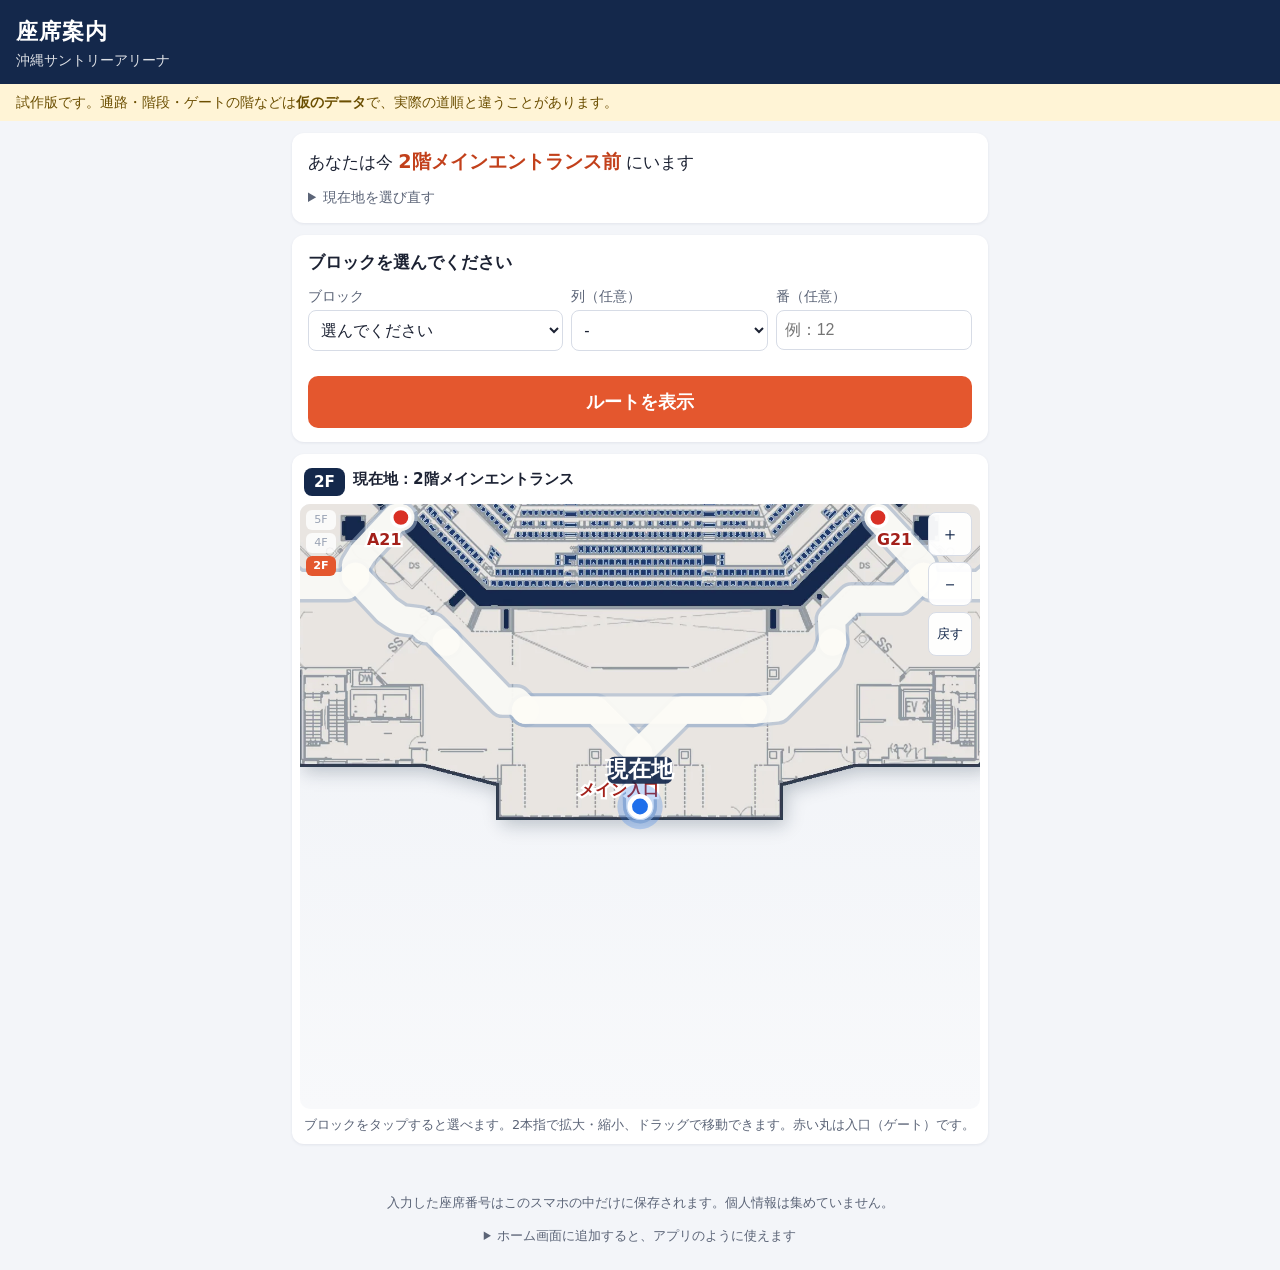
<file: index.html>
<!doctype html>
<html lang="ja">
<head>
  <meta charset="utf-8">
  <meta name="viewport" content="width=device-width, initial-scale=1, viewport-fit=cover">
  <meta name="theme-color" content="#14284b">
  <title>座席案内 | 沖縄サントリーアリーナ</title>
  <link rel="manifest" href="manifest.webmanifest">
  <link rel="icon" href="assets/icon-192.png">
  <link rel="apple-touch-icon" href="assets/icon-192.png">
  <meta name="apple-mobile-web-app-capable" content="yes">
  <meta name="apple-mobile-web-app-title" content="座席案内">
  <link rel="stylesheet" href="style.css">
</head>
<body>
  <header class="site-header">
    <h1>座席案内</h1>
    <p class="venue">沖縄サントリーアリーナ</p>
  </header>

  <p class="trial-banner" role="note">
    試作版です。通路・階段・ゲートの階などは<strong>仮のデータ</strong>で、実際の道順と違うことがあります。
  </p>

  <main>
    <section class="card" aria-labelledby="here-title">
      <h2 id="here-title" class="visually-hidden">現在地</h2>
      <p id="here-text" class="here-text"></p>
      <details id="here-picker" class="here-picker">
        <summary>現在地を選び直す</summary>
        <label for="from-select">今いる場所</label>
        <select id="from-select"></select>
      </details>
    </section>

    <section class="card" aria-labelledby="seat-title">
      <h2 id="seat-title">ブロックを選んでください</h2>
      <form id="seat-form" novalidate>
        <div class="fields">
          <div class="field">
            <label for="block-select">ブロック</label>
            <select id="block-select" required></select>
          </div>
          <div class="field" id="row-field">
            <label for="row-select">列（任意）</label>
            <select id="row-select"></select>
          </div>
          <div class="field">
            <label for="seat-input">番（任意）</label>
            <input id="seat-input" type="number" inputmode="numeric" min="1" placeholder="例：12">
          </div>
        </div>
        <p id="form-error" class="form-error" role="alert"></p>
        <button type="submit" class="primary">ルートを表示</button>
      </form>
    </section>

    <section class="card map-card" id="axo-card" aria-label="平面図">
      <div class="axo-head">
        <span id="axo-floor" class="floor-badge">2F</span>
        <span id="axo-caption" class="axo-caption" aria-live="polite"></span>
      </div>
      <div class="axo-wrap">
        <svg id="axo" role="img" aria-label="平面図と道順"></svg>
        <div id="floor-rail" class="floor-rail" aria-hidden="true"></div>
        <div class="map-tools">
          <button type="button" id="axo-zoom-in" aria-label="拡大">＋</button>
          <button type="button" id="axo-zoom-out" aria-label="縮小">－</button>
          <button type="button" id="axo-zoom-fit" aria-label="元の表示に戻す">戻す</button>
        </div>
      </div>
      <div id="step-slider" class="step-slider" hidden aria-label="道順の手順（横にスライド）"></div>
      <div id="step-nav" class="step-nav" hidden>
        <button type="button" id="step-prev" aria-label="前の手順">◀ 前へ</button>
        <div id="step-dots" class="step-dots"></div>
        <button type="button" id="step-next" aria-label="次の手順">次へ ▶</button>
      </div>
      <p class="map-hint" id="axo-hint">ブロックをタップすると選べます。2本指で拡大・縮小、ドラッグで移動できます。赤い丸は入口（ゲート）です。</p>
    </section>

    <section class="card" id="result" hidden aria-labelledby="result-title">
      <h2 id="result-title">座席までの道順</h2>
      <p id="result-summary" class="summary"></p>

      <details class="all-steps">
        <summary>手順を一覧で見る</summary>
        <ol id="steps" class="steps"></ol>
        <p class="note">手順をタップすると、地図でその場所を表示します。</p>
      </details>
      <p id="result-note" class="note"></p>
      <p class="note">迷ったときは、近くの柱などに貼られたQRコードを読むと、現在地を更新できます（座席番号は覚えています）。</p>
    </section>
  </main>

  <footer class="site-footer">
    <p>入力した座席番号はこのスマホの中だけに保存されます。個人情報は集めていません。</p>
    <details class="install">
      <summary>ホーム画面に追加すると、アプリのように使えます</summary>
      <ul>
        <li>iPhone：Safariの共有ボタン → 「ホーム画面に追加」</li>
        <li>Android：Chromeのメニュー（︙） → 「ホーム画面に追加」または「アプリをインストール」</li>
      </ul>
      <p>一度開いておけば、館内で電波が弱くても案内を表示できます。</p>
    </details>
  </footer>

  <script src="data/venue-data.js"></script>
  <script src="data/venue-paths.js"></script>
  <script src="js/route.js"></script>
  <script src="js/floor-map.js"></script>
  <script src="js/app.js"></script>
</body>
</html>
</file>
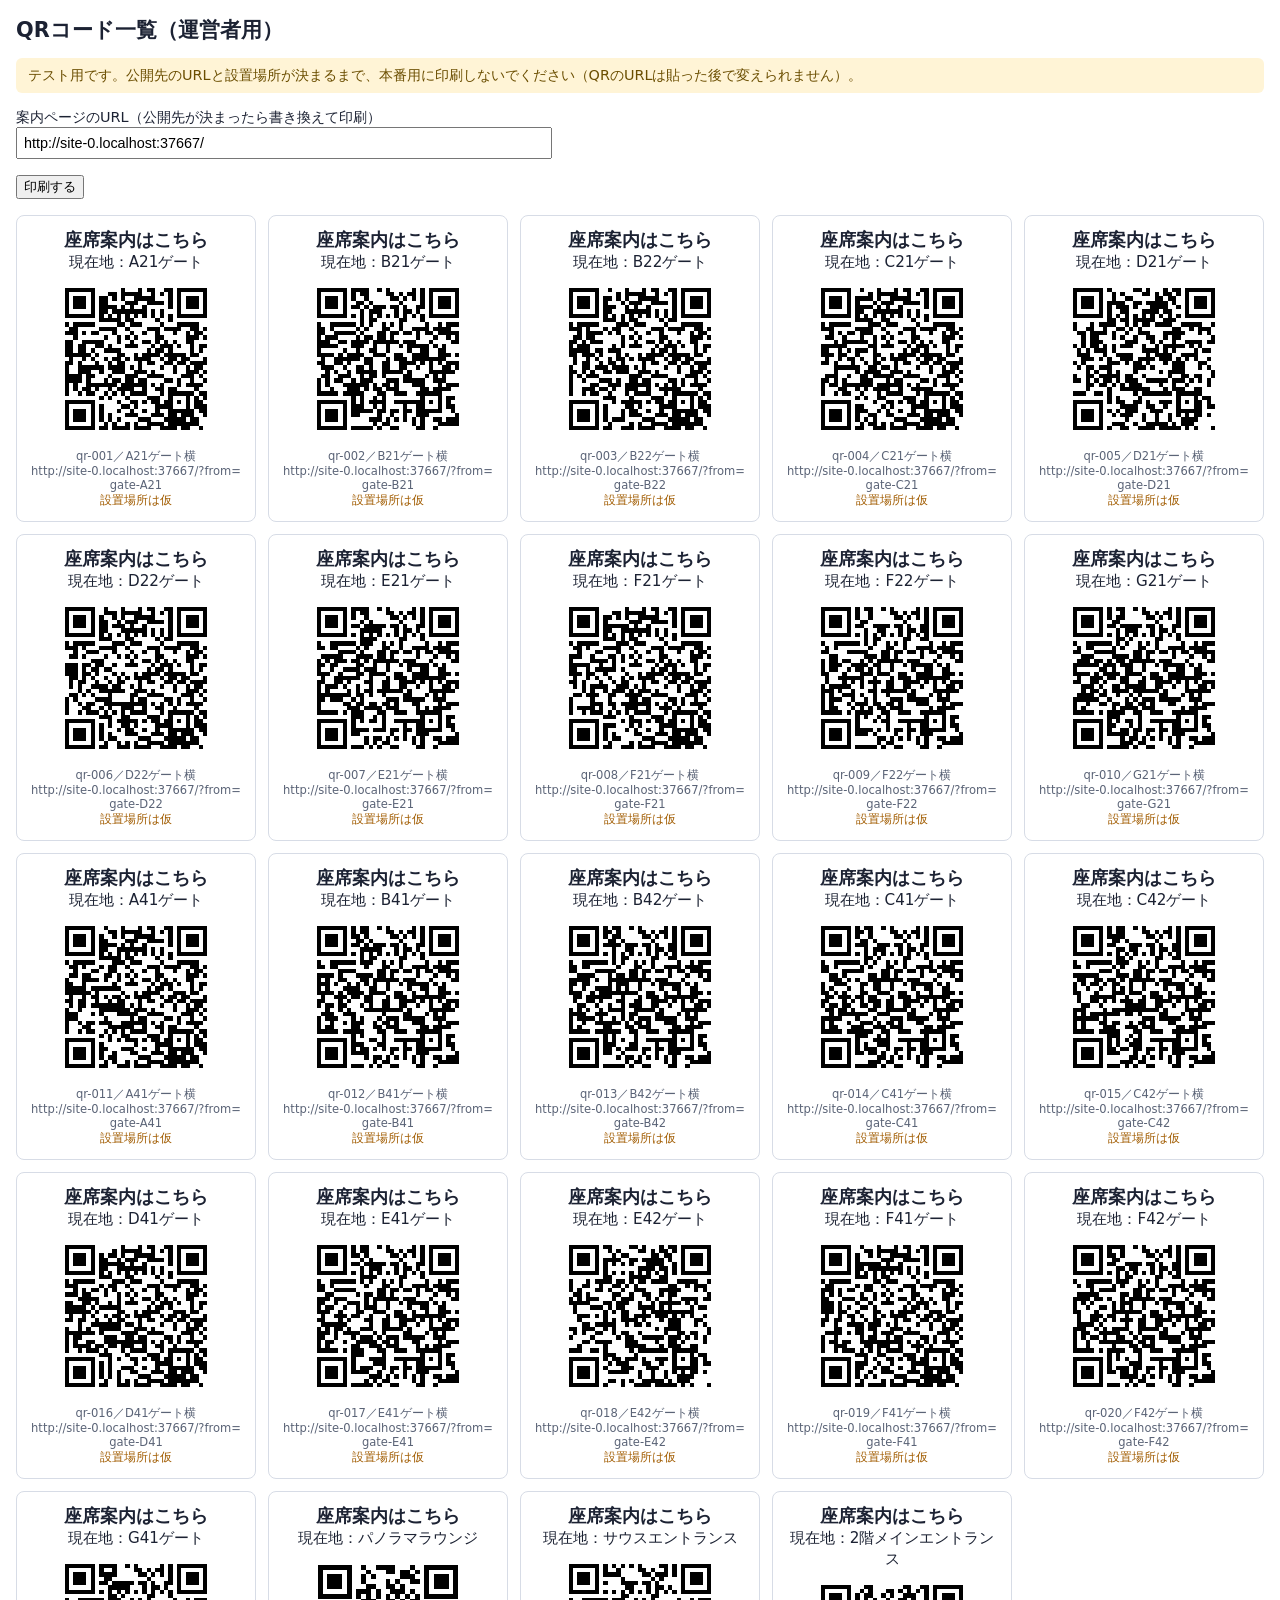
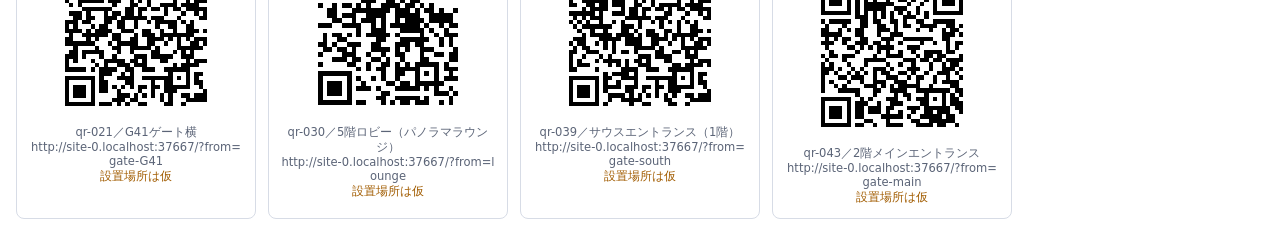
<file: qr.html>
<!doctype html>
<html lang="ja">
<head>
  <meta charset="utf-8">
  <meta name="viewport" content="width=device-width, initial-scale=1">
  <title>QRコード一覧（運営者用）</title>
  <style>
    body { font-family: system-ui, -apple-system, "Hiragino Sans", "Noto Sans JP", sans-serif; margin: 16px; color: #1c2233; background: #fff; }
    h1 { font-size: 1.3rem; margin: 0 0 8px; }
    .warn { background: #fff4d6; color: #6b4e00; padding: 8px 12px; border-radius: 6px; font-size: 0.9rem; }
    .base { margin: 12px 0; font-size: 0.9rem; }
    .base input { width: 100%; max-width: 520px; padding: 6px; font-size: 0.9rem; }
    .grid { display: grid; grid-template-columns: repeat(auto-fill, minmax(220px, 1fr)); gap: 12px; }
    .qr { border: 1px solid #d7dce6; border-radius: 8px; padding: 12px; text-align: center; break-inside: avoid; }
    .qr .title { font-weight: bold; font-size: 1.1rem; }
    .qr .here { font-size: 0.95rem; }
    .qr img { width: 160px; height: 160px; image-rendering: pixelated; margin: 6px 0; }
    .qr .meta { font-size: 0.72rem; color: #5b6477; word-break: break-all; }
    .tentative { color: #a15c00; font-size: 0.75rem; }
    @media print { .no-print { display: none; } body { margin: 0; } }
  </style>
</head>
<body>
  <div class="no-print">
    <h1>QRコード一覧（運営者用）</h1>
    <p class="warn">テスト用です。公開先のURLと設置場所が決まるまで、本番用に印刷しないでください（QRのURLは貼った後で変えられません）。</p>
    <div class="base">
      <label for="base">案内ページのURL（公開先が決まったら書き換えて印刷）</label><br>
      <input id="base" type="url">
    </div>
    <p><button onclick="window.print()">印刷する</button></p>
  </div>
  <div id="grid" class="grid"></div>

  <script src="data/venue-data.js"></script>
  <script src="js/vendor/qrcode.js"></script>
  <script>
    (function () {
      var V = window.VENUE;
      var nodes = {};
      V.nodes.forEach(function (n) { nodes[n.id] = n; });
      var input = document.getElementById("base");
      input.value = new URL("./", location.href).href;

      function render() {
        var grid = document.getElementById("grid");
        grid.innerHTML = "";
        V.qrCodes.forEach(function (q) {
          var url = input.value + "?from=" + encodeURIComponent(q.node);
          var qr = qrcode(0, "M");
          qr.addData(url);
          qr.make();
          var box = document.createElement("div");
          box.className = "qr";
          var name = nodes[q.node].name.replace(/（.*）$/, "");
          box.innerHTML =
            '<div class="title">座席案内はこちら</div>' +
            '<div class="here">現在地：' + name + '</div>' +
            qr.createImgTag(4, 8) +
            '<div class="meta">' + q.id + "／" + q.place + "<br>" + url + "</div>" +
            (q.tentative ? '<div class="tentative">設置場所は仮</div>' : "");
          grid.appendChild(box);
        });
      }
      input.addEventListener("change", render);
      render();
    })();
  </script>
</body>
</html>
</file>
<file: style.css>
:root {
  --navy: #14284b;
  --navy-soft: #2c4677;
  --accent: #e4572e;
  --accent-dark: #c2401b;
  --route: #e4572e;
  --bg: #f3f5f9;
  --card: #ffffff;
  --text: #1c2233;
  --muted: #5b6477;
  --line: #d7dce6;
  --warn-bg: #fff4d6;
  --warn-text: #6b4e00;
}

* { box-sizing: border-box; }

html { -webkit-text-size-adjust: 100%; }

body {
  margin: 0;
  background: var(--bg);
  color: var(--text);
  font-family: system-ui, -apple-system, "Hiragino Sans", "Noto Sans JP", "Yu Gothic UI", sans-serif;
  font-size: 16px;
  line-height: 1.6;
}

.site-header {
  background: var(--navy);
  color: #fff;
  padding: 14px 16px 12px;
  padding-top: max(14px, env(safe-area-inset-top));
}
.site-header h1 { margin: 0; font-size: 1.4rem; letter-spacing: 0.05em; }
.site-header .venue { margin: 0; font-size: 0.85rem; opacity: 0.85; }

.trial-banner {
  margin: 0;
  padding: 8px 16px;
  background: var(--warn-bg);
  color: var(--warn-text);
  font-size: 0.85rem;
}

main {
  max-width: 720px;
  margin: 0 auto;
  padding: 12px 12px 24px;
}

.card {
  background: var(--card);
  border-radius: 12px;
  padding: 14px 16px;
  margin-bottom: 12px;
  box-shadow: 0 1px 3px rgba(20, 40, 75, 0.08);
}
.card h2 { margin: 0 0 10px; font-size: 1.05rem; }

.here-text { margin: 0; font-size: 1.05rem; }
.here-text strong { color: var(--accent-dark); font-size: 1.2rem; }

.here-picker { margin-top: 8px; font-size: 0.9rem; color: var(--muted); }
.here-picker summary { cursor: pointer; }
.here-picker label { display: block; margin-top: 8px; }

.fields {
  display: grid;
  grid-template-columns: 1.3fr 1fr 1fr;
  gap: 8px;
}
.field label { display: block; font-size: 0.85rem; color: var(--muted); margin-bottom: 2px; }

select, input[type="number"] {
  width: 100%;
  font-size: 1rem;
  padding: 10px 8px;
  border: 1px solid var(--line);
  border-radius: 8px;
  background: #fff;
  color: var(--text);
}
select:focus, input:focus { outline: 2px solid var(--navy-soft); outline-offset: 1px; }

.check { display: flex; align-items: center; gap: 8px; margin: 12px 0 4px; font-size: 0.92rem; }
.check input { width: 20px; height: 20px; }

.form-error { color: #b3261e; margin: 4px 0; min-height: 1.2em; font-size: 0.9rem; }

button.primary {
  width: 100%;
  padding: 14px;
  font-size: 1.1rem;
  font-weight: bold;
  color: #fff;
  background: var(--accent);
  border: none;
  border-radius: 10px;
  cursor: pointer;
}
button.primary:active { background: var(--accent-dark); }

.map-card { padding: 8px; }
.map-tools {
  position: absolute;
  right: 8px;
  top: 8px;
  display: flex;
  flex-direction: column;
  gap: 6px;
}
.map-tools button {
  min-width: 44px;
  height: 44px;
  font-size: 1.1rem;
  border: 1px solid var(--line);
  border-radius: 8px;
  background: rgba(255, 255, 255, 0.95);
  color: var(--navy);
  cursor: pointer;
}
.map-tools #axo-zoom-fit { font-size: 0.8rem; }
.map-hint { margin: 6px 4px 0; font-size: 0.8rem; color: var(--muted); }

.summary { margin: 0 0 8px; font-weight: bold; }
.steps { margin: 0; padding-left: 1.6em; }
.steps li { margin-bottom: 8px; }
.steps li.seat-step { font-weight: bold; }
.steps .sub { display: block; font-size: 0.85rem; color: var(--muted); font-weight: normal; }
.note { font-size: 0.85rem; color: var(--muted); margin: 10px 0 0; }
.note.warn { color: var(--warn-text); background: var(--warn-bg); padding: 6px 8px; border-radius: 6px; }

.site-footer { text-align: center; font-size: 0.8rem; color: var(--muted); padding: 0 16px 24px; }

.visually-hidden {
  position: absolute; width: 1px; height: 1px; margin: -1px; padding: 0;
  overflow: hidden; clip: rect(0 0 0 0); border: 0;
}

@media (max-width: 380px) {
  .fields { grid-template-columns: 1fr 1fr; }
  .fields .field:first-child { grid-column: 1 / -1; }
}

@keyframes seat-glow {
  0%, 100% { transform: scale(0.7); opacity: 0.45; }
  50% { transform: scale(1.25); opacity: 0.12; }
}
@media (prefers-reduced-motion: reduce) {
  .seat-glow { animation: none; }
}

.install { margin-top: 10px; text-align: left; }
.install summary { cursor: pointer; text-align: center; }
.install ul { margin: 6px 0 0; padding-left: 1.4em; }

/* ───────── 平面図 */
.axo-head { display: flex; align-items: flex-start; gap: 8px; padding: 0 4px 6px; }
.floor-badge {
  flex: none;
  background: var(--navy);
  color: #fff;
  font-weight: bold;
  border-radius: 8px;
  padding: 2px 10px;
  font-size: 0.95rem;
  white-space: nowrap;
}
.axo-caption { font-size: 0.95rem; font-weight: bold; line-height: 1.5; }
.axo-wrap {
  position: relative;
  aspect-ratio: 1360 / 1210;
  background: linear-gradient(#eef1f6, #f8f9fb);
  border-radius: 10px;
  overflow: hidden;
}
#axo { width: 100%; height: 100%; display: block; }
.floor-rail {
  position: absolute;
  left: 6px;
  top: 6px;
  display: flex;
  flex-direction: column;
  gap: 3px;
}
.rail-floor {
  font-size: 0.7rem;
  width: 30px;
  text-align: center;
  border-radius: 6px;
  background: rgba(255, 255, 255, 0.8);
  color: #9aa3b4;
  border: 1px solid transparent;
}
.rail-floor.used { color: var(--navy); border-color: #b9c3d6; }
.rail-floor.active { background: var(--navy-soft); color: #fff; }
.rail-floor.current { background: var(--accent); color: #fff; font-weight: bold; }

.axo-route-all { fill: none; stroke: var(--route); stroke-width: 5; stroke-linecap: round; stroke-linejoin: round; opacity: 0.35; }
.axo-route-halo { fill: none; stroke: #fff; stroke-width: 15; stroke-linecap: round; stroke-linejoin: round; opacity: 0.9; }
.axo-route { fill: none; stroke: var(--route); stroke-width: 9; stroke-linecap: round; stroke-linejoin: round; }
.axo-route-flow {
  fill: none; stroke: #fff; stroke-width: 3; stroke-linecap: round; stroke-dasharray: 1 20;
  animation: axo-flow 1s linear infinite;
}
@keyframes axo-flow { to { stroke-dashoffset: -21; } }
.axo-here { fill: #1f6feb; stroke: #fff; stroke-width: 4; }
.axo-here-pulse { fill: #1f6feb; opacity: 0.25; }
.axo-seat { fill: var(--accent); stroke: #fff; stroke-width: 6; }
.axo-seat-glow {
  fill: var(--accent); opacity: 0.35; transform-box: fill-box; transform-origin: center;
  animation: seat-glow 1.4s ease-in-out infinite;
}
.axo-label rect { fill: rgba(20, 40, 75, 0.92); }
.axo-label.seat rect { fill: var(--accent-dark); }
.axo-label text { fill: #fff; font-size: 20px; font-weight: bold; font-family: inherit; }
.axo-lift rect { fill: #fff; stroke: var(--accent); stroke-width: 4; }
.axo-lift text { fill: var(--accent-dark); font-size: 18px; font-weight: bold; font-family: inherit; }
/* 平面図の上の印 */
.fm-walkway path { fill: none; stroke-linecap: round; stroke-linejoin: round; pointer-events: none; }
.fm-walk-edge { stroke: #9fb3cc; stroke-width: 30; opacity: 0.55; }
.fm-walk { stroke: #fdfcf7; stroke-width: 24; opacity: 0.92; }
.fm-block-tag rect { fill: rgba(255, 255, 255, 0.9); stroke: #14284b; stroke-width: 1.5; }
.fm-block-tag text { fill: #14284b; font-size: 13px; font-weight: bold; font-family: inherit; }
.fm-block-tag.box text, .fm-block-tag.lounge text, .fm-block-tag.sub text, .fm-block-tag.court text { font-size: 11px; }
.fm-block-tag.selected rect { fill: var(--accent); stroke: #fff; }
.fm-block-tag.selected text { fill: #fff; }
.fm-block-tag { pointer-events: none; }
.fm-core rect { fill: #fff; stroke: #2e7d32; stroke-width: 2.5; }
.fm-core text { fill: #1b5e20; font-size: 15px; font-weight: bold; font-family: inherit; }
.fm-core.ev rect { stroke: #6a1b9a; }
.fm-core.ev text { fill: #6a1b9a; font-size: 12px; }
.fm-gate { fill: #d93025; stroke: #fff; stroke-width: 3; }
.fm-gate-label { fill: #a3201a; font-size: 14px; font-weight: bold; font-family: inherit; paint-order: stroke; stroke: #fff; stroke-width: 4; }
.fm-climb circle { fill: var(--accent); stroke: #fff; stroke-width: 4; }
.fm-climb text { fill: #fff; font-size: 28px; font-weight: bold; }

/* 道順の手順（横にスライドするカード） */
.step-slider {
  display: flex;
  overflow-x: auto;
  scroll-snap-type: x mandatory;
  scrollbar-width: none;
  margin-top: 8px;
  -webkit-overflow-scrolling: touch;
}
.step-slider::-webkit-scrollbar { display: none; }
.step-card {
  flex: 0 0 100%;
  scroll-snap-align: start;
  scroll-snap-stop: always;
  padding: 10px 12px;
  border: 1px solid var(--line);
  border-radius: 10px;
  background: #fff;
}
.step-card.seat { border-color: var(--accent); background: #fff7f4; }
.step-card-head { display: flex; justify-content: space-between; align-items: center; margin-bottom: 4px; }
.step-num { color: var(--muted); font-size: 0.85rem; font-weight: bold; }
.step-floor { background: var(--navy); color: #fff; font-size: 0.8rem; font-weight: bold; border-radius: 6px; padding: 0 8px; }
.step-text { margin: 0; font-size: 1.05rem; font-weight: bold; }
.step-sub { margin: 4px 0 0; font-size: 0.85rem; color: var(--muted); }
.step-swipe { margin: 8px 0 0; font-size: 0.8rem; color: var(--accent-dark); }
.step-nav { display: flex; align-items: center; gap: 6px; padding-top: 8px; }
.step-nav > button {
  flex: none;
  min-width: 92px;
  min-height: 44px;
  border-radius: 10px;
  border: 1px solid var(--navy-soft);
  background: #fff;
  color: var(--navy);
  font-size: 1rem;
  font-weight: bold;
  cursor: pointer;
}
.step-nav #step-next { background: var(--navy); color: #fff; }
.step-nav > button:disabled { opacity: 0.3; cursor: default; }
.step-dots { flex: 1; min-width: 0; display: flex; justify-content: center; gap: 0; flex-wrap: nowrap; }
.step-dot {
  flex: 0 1 18px; min-width: 10px; height: 28px; padding: 0; border: none; background: none; cursor: pointer;
  display: flex; align-items: center; justify-content: center;
}
.step-dot::before { content: ""; width: 8px; height: 8px; border-radius: 50%; background: #c3cbd9; }
.step-dot.active::before { background: var(--accent); width: 14px; border-radius: 5px; }
.all-steps { margin-top: 4px; }
.all-steps summary { cursor: pointer; color: var(--navy-soft); font-size: 0.9rem; margin-bottom: 6px; }

.axo-climb line { stroke: var(--accent); stroke-width: 10; stroke-dasharray: 6 18; stroke-linecap: round; animation: axo-flow 0.8s linear infinite; }
.axo-climb path { fill: none; stroke: var(--accent); stroke-width: 12; stroke-linecap: round; stroke-linejoin: round; }
.axo-climb circle { fill: var(--accent); }

/* 階が入れ替わるアニメーション（下の階が沈み、上の階が降りてくる） */
.axo-layer.enter-from-above { animation: enter-above 0.6s ease-out both; }
.axo-layer.enter-from-below { animation: enter-below 0.6s ease-out both; }
@keyframes enter-above { from { transform: translateY(-120px); opacity: 0; } to { transform: none; opacity: 1; } }
@keyframes enter-below { from { transform: translateY(120px); opacity: 0; } to { transform: none; opacity: 1; } }

.going-up .from { animation: sink 3.2s ease-in-out infinite; }
.going-up .to { animation: drop-in 3.2s ease-in-out infinite; }
.going-down .from { animation: rise-away 3.2s ease-in-out infinite; }
.going-down .to { animation: rise-in 3.2s ease-in-out infinite; }
@keyframes sink {
  0%, 25% { transform: none; opacity: 1; }
  55%, 100% { transform: translateY(100px); opacity: 0.18; }
}
@keyframes drop-in {
  0%, 25% { transform: translateY(-140px); opacity: 0; }
  55%, 100% { transform: none; opacity: 1; }
}
@keyframes rise-away {
  0%, 25% { transform: none; opacity: 1; }
  55%, 100% { transform: translateY(-100px); opacity: 0.18; }
}
@keyframes rise-in {
  0%, 25% { transform: translateY(140px); opacity: 0; }
  55%, 100% { transform: none; opacity: 1; }
}
.axo-climb { animation: climb-show 3.2s ease-in-out infinite; }
@keyframes climb-show { 0%, 20% { opacity: 1; } 60%, 100% { opacity: 0.2; } }

.steps li { cursor: pointer; border-radius: 6px; padding: 2px 4px; }
.steps li.active { background: #fdebe5; }

@media (prefers-reduced-motion: reduce) {
  .axo-route-flow, .axo-climb line, .axo-seat-glow, .axo-layer, .going-up .from, .going-up .to,
  .going-down .from, .going-down .to, .axo-climb { animation: none !important; }
  .going-up .from, .going-down .from { opacity: 0.25; }
}

.axo-gate { fill: #d93025; stroke: #fff; stroke-width: 5; }
.map-card .axo-head { padding: 6px 4px 8px; }
.axo-wrap { touch-action: none; }
#axo { cursor: grab; user-select: none; -webkit-user-select: none; }

[hidden] { display: none !important; }
</file>
